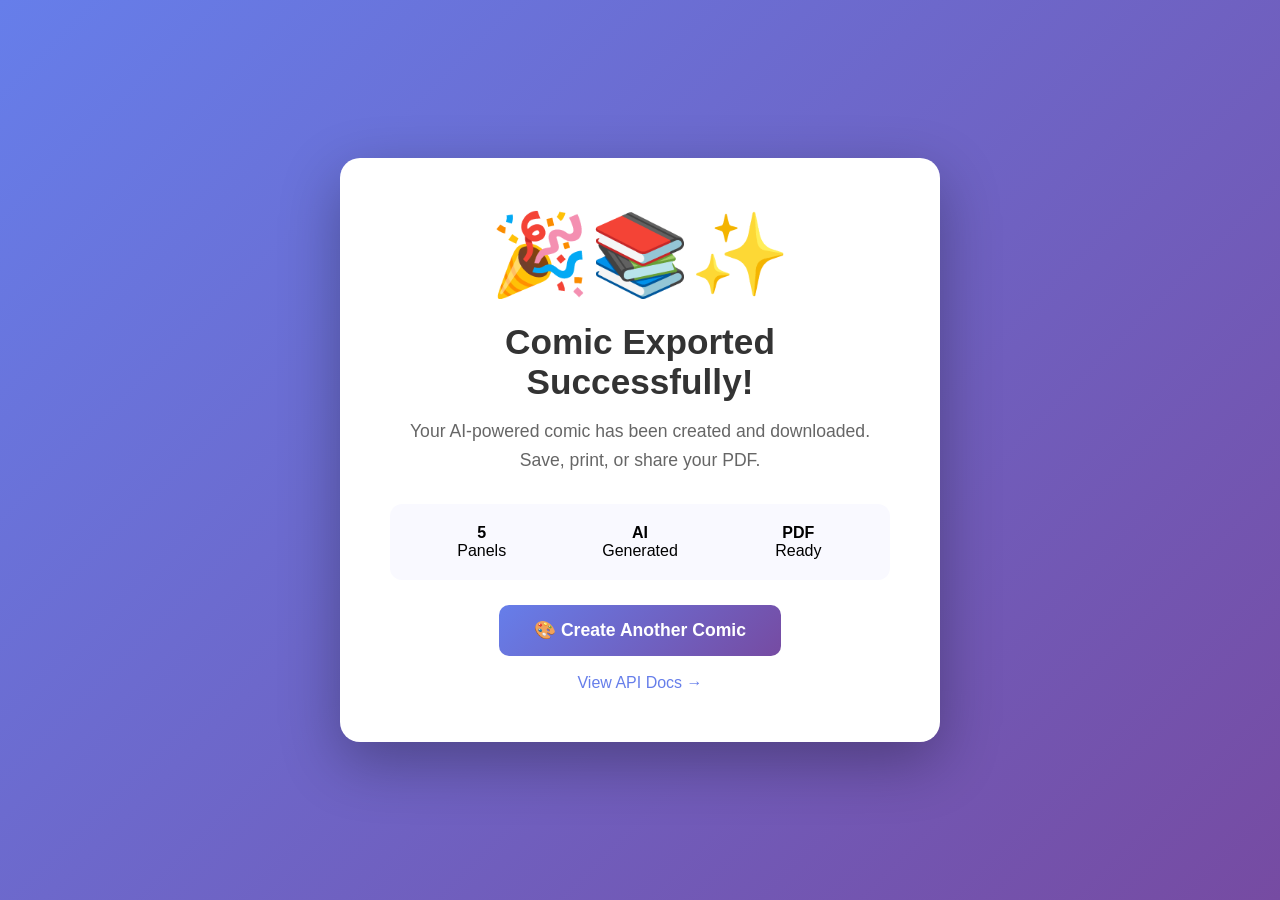
<file: export_success.html>
<!DOCTYPE html><html><head><meta charset="UTF-8"><meta name="viewport" content="width=device-width, initial-scale=1.0"><title>Success</title>
<style>
*{margin:0;padding:0;box-sizing:border-box;font-family:'Segoe UI',sans-serif}
body{background:linear-gradient(135deg,#667eea 0%,#764ba2 100%);min-height:100vh;display:flex;align-items:center;justify-content:center;padding:20px}
.card{background:white;border-radius:20px;padding:50px;text-align:center;max-width:600px;width:100%;box-shadow:0 20px 60px rgba(0,0,0,0.3)}
.icon{font-size:5em;margin-bottom:20px}
h1{color:#333;margin-bottom:15px;font-size:2.2em}
p{color:#666;font-size:1.1em;margin-bottom:30px;line-height:1.6}
.btn{display:inline-block;padding:15px 35px;background:linear-gradient(135deg,#667eea,#764ba2);color:white;border-radius:10px;text-decoration:none;font-weight:700;font-size:1.1em}
.stats{display:grid;grid-template-columns:1fr 1fr 1fr;gap:15px;margin:25px 0;padding:20px;background:#f9f9ff;border-radius:12px}
</style>
</head><body>
<div class="card"><div class="icon">🎉📚✨</div><h1>Comic Exported Successfully!</h1><p>Your AI-powered comic has been created and downloaded. Save, print, or share your PDF.</p><div class="stats"><div><strong>5</strong><br><span>Panels</span></div><div><strong>AI</strong><br><span>Generated</span></div><div><strong>PDF</strong><br><span>Ready</span></div></div><a href="/" class="btn">🎨 Create Another Comic</a><br><br><a href="/docs" style="color:#667eea;text-decoration:none">View API Docs →</a></div>
</body></html>
</file>
